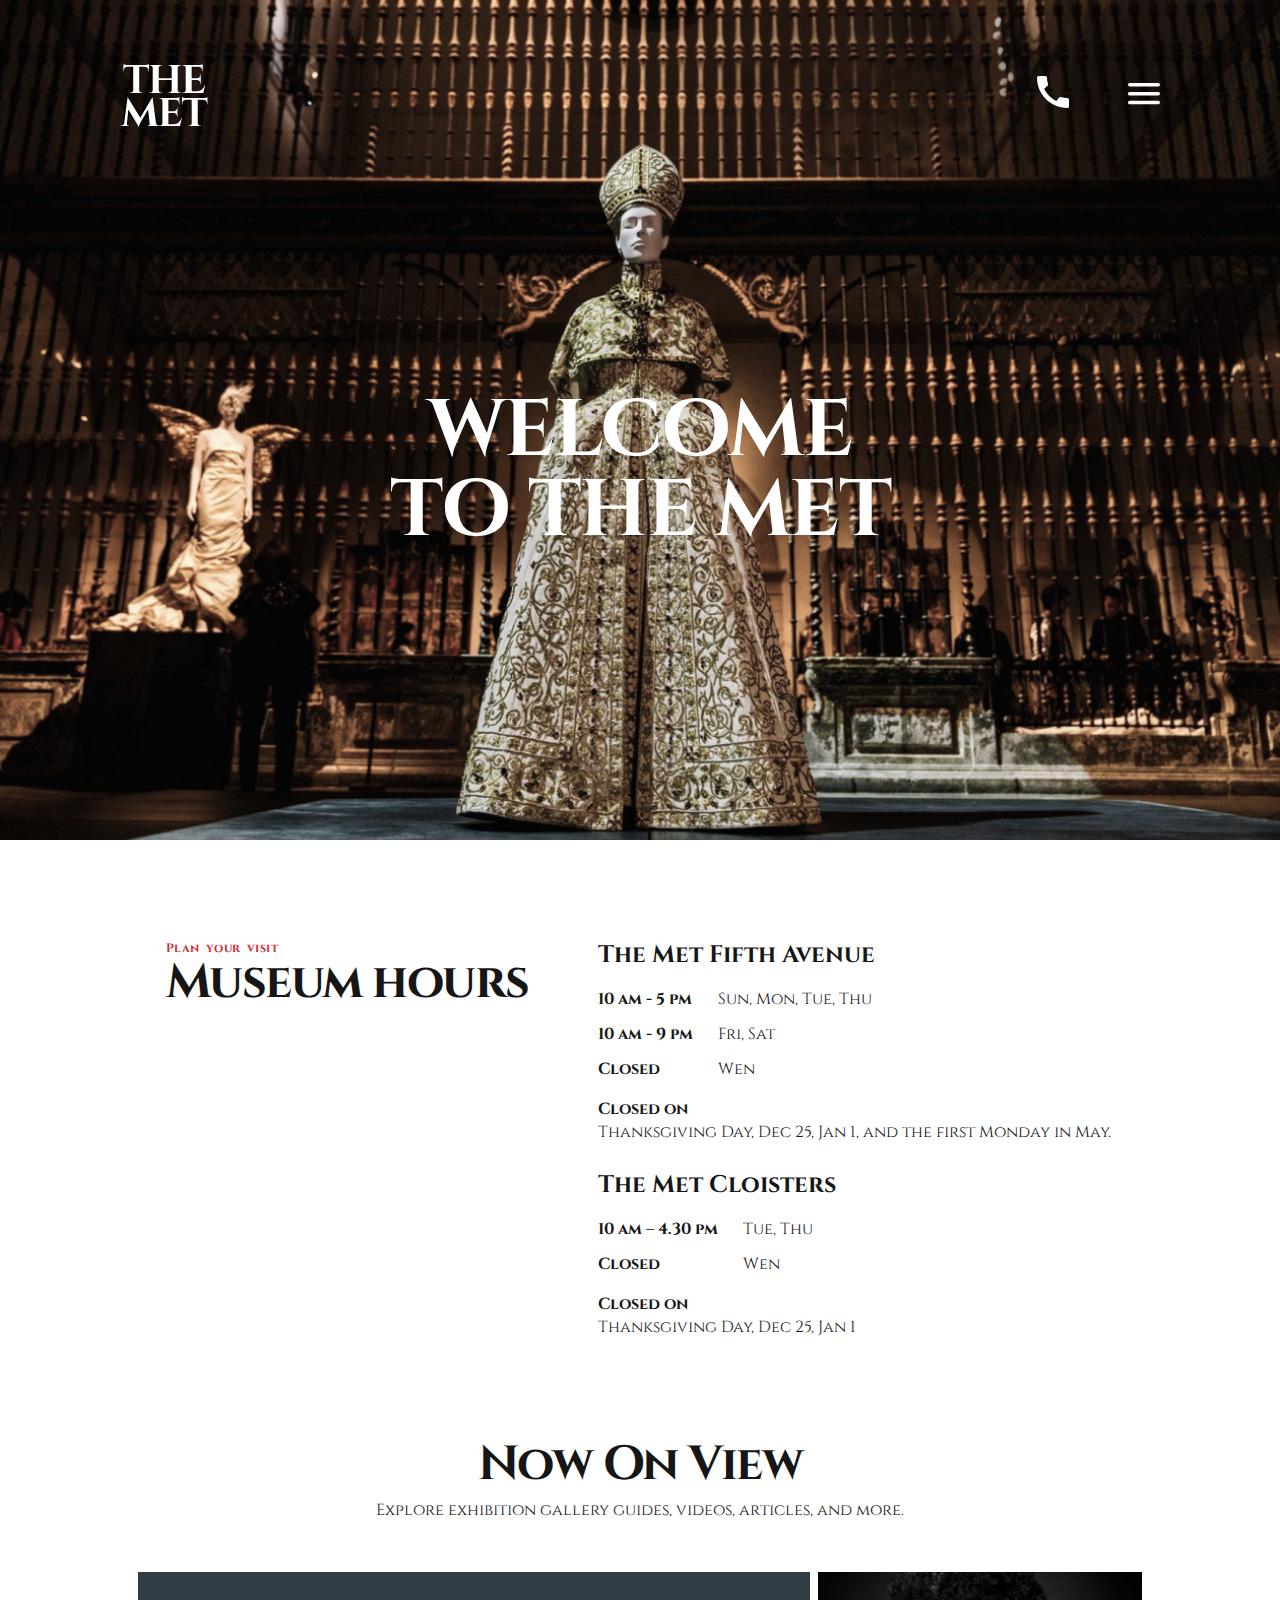
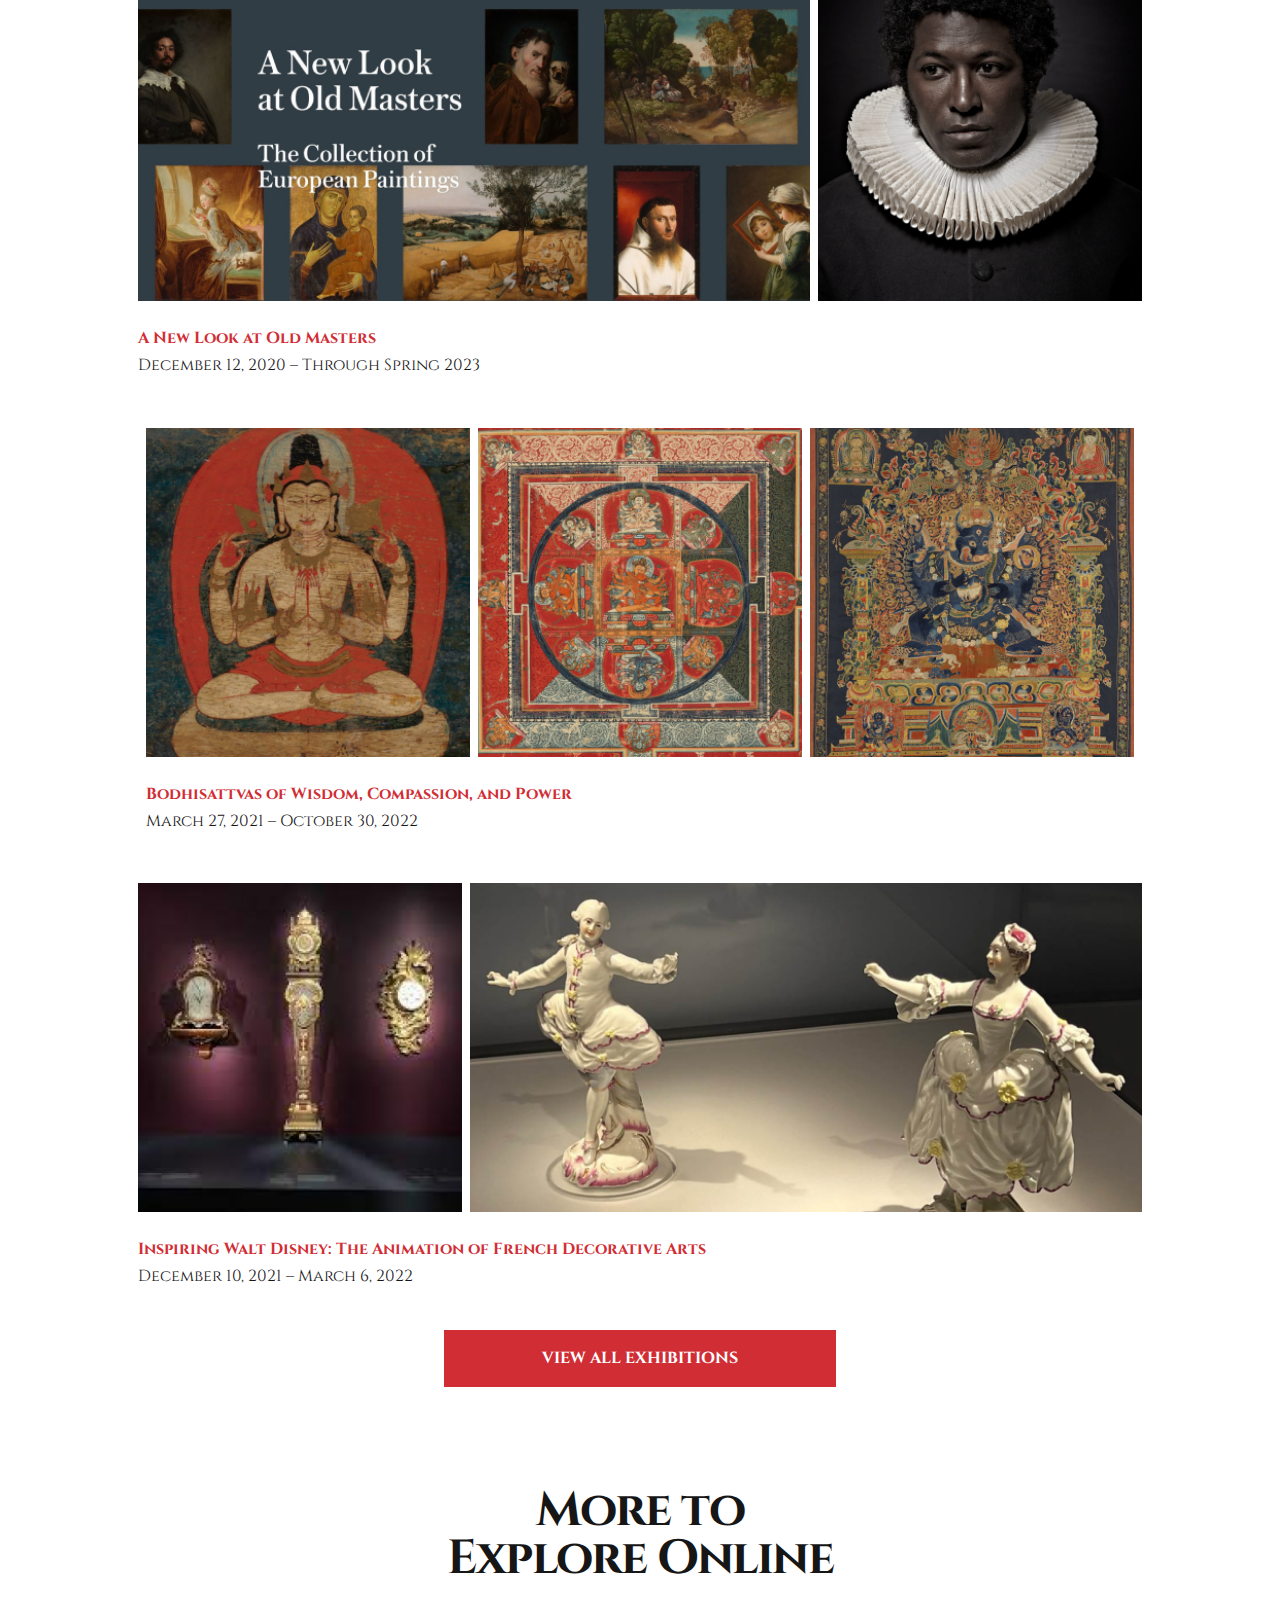
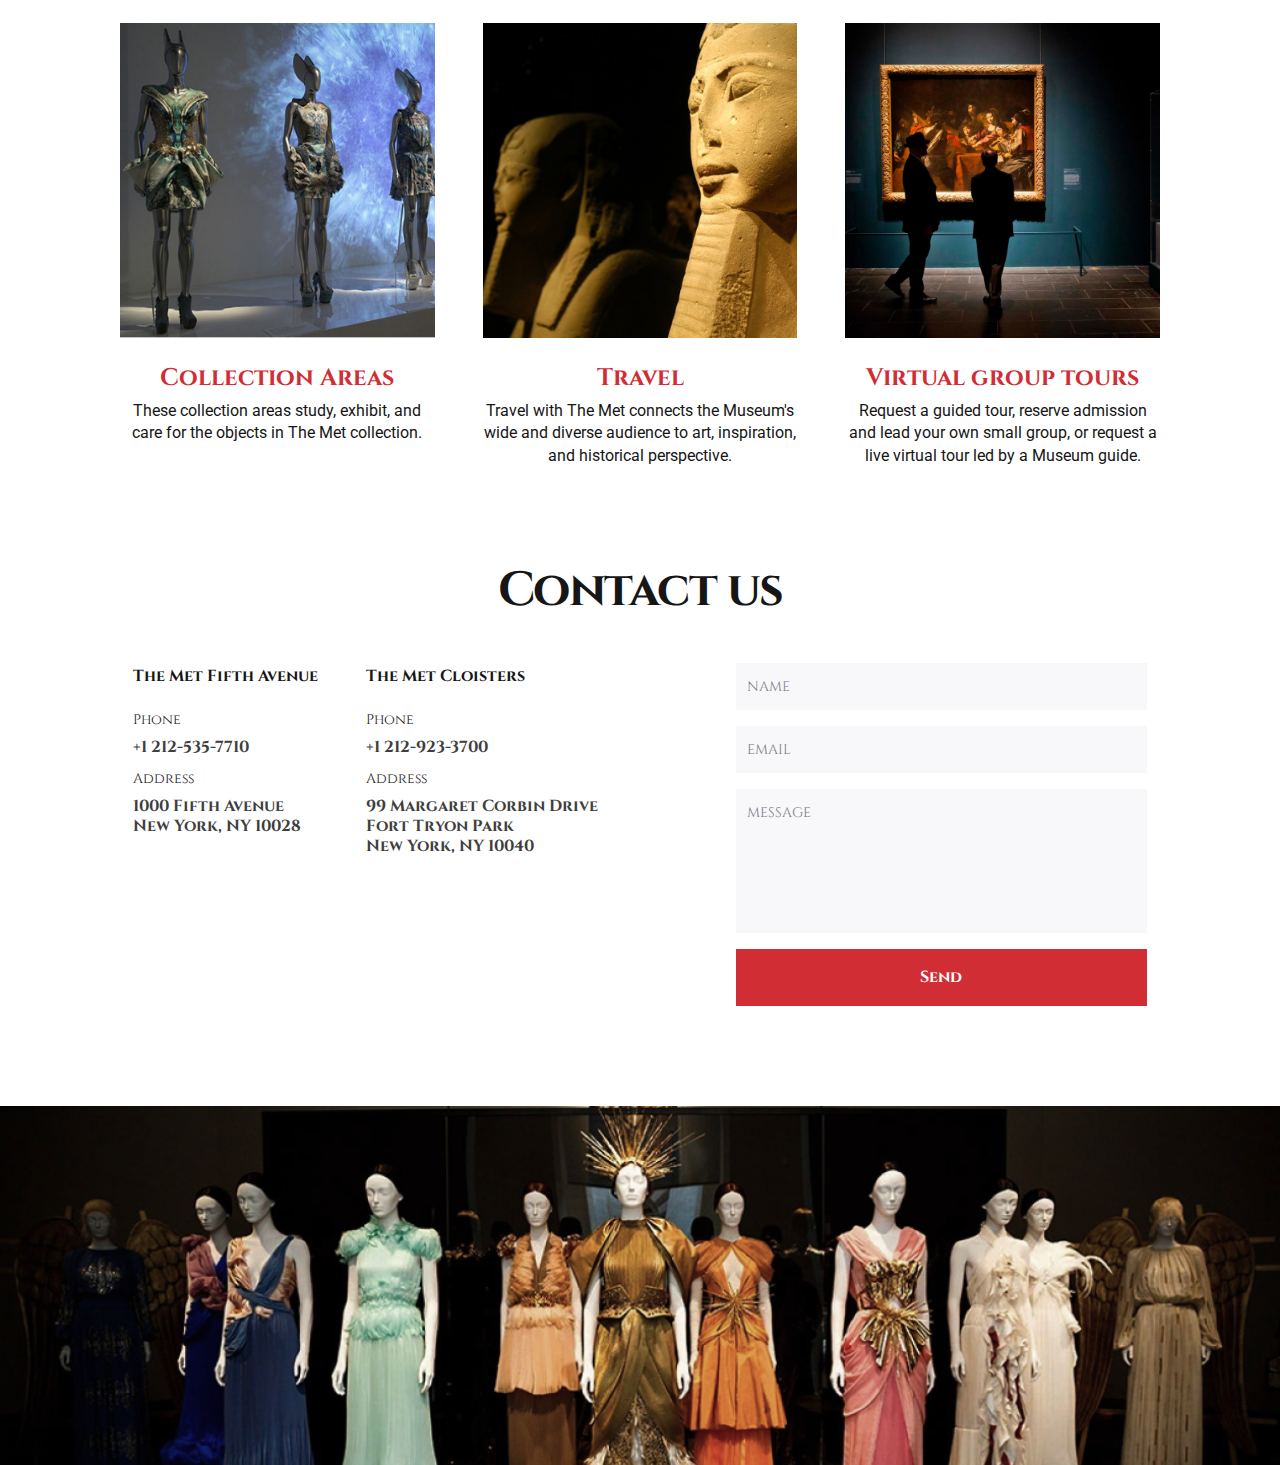
<file: index.html>
<!DOCTYPE html><html lang="en" class="page"><head><meta charset="utf-8"><meta name="viewport" content="width=device-width, initial-scale=1.0"><link rel="icon shortcut" href="favicon.34dfb475.ico"><title>THE MET</title><link rel="preconnect" href="https://fonts.googleapis.com"><link rel="preconnect" href="https://fonts.gstatic.com"><link href="https://fonts.googleapis.com/css2?family=Cinzel:wght@400;700&display=swap" rel="stylesheet"><link rel="preconnect" href="https://fonts.googleapis.com"><link rel="preconnect" href="https://fonts.gstatic.com"><link href="https://fonts.googleapis.com/css2?family=Roboto&display=swap" rel="stylesheet"><link rel="stylesheet" href="index.6213360b.css"><script src="index.54dd6b38.js" defer></script></head><body class="page__body"> <div class="page__wrapper"> <header class="header"> <div class="header__container"> <div class="header__content"> <div class="top-bar"> <a href="#" class="top-bar__logo"> <img class="top-bar__link" src="logo.0cb72b98.svg" alt="The met"> </a> <div class="top-bar__icon"> <a class="icon icon--phone"></a> <div class="popup top-bar__popup"> <p class="popup__address">The Met Fifth Avenue</p> <a href="tel:+12125357710" class="popup__phone"> +1 212-535-7710 </a> <p class="popup__address popup__address--gap"> The Met Cloisters </p> <a href="tel:+12129233700" class="popup__phone"> +1 212-923-3700 </a> </div> <a class="icon icon--menu" href="#menu" id="show"></a> </div> </div> <div class="header__bottom"> <h1 class="header__title"> Welcome <br> to The MET </h1> </div> </div> </div> </header> <aside class="menu page__menu" id="menu"> <div class="menu__content"> <div class="menu__top top-bar"> <a href="#" class="top-bar__logo"> <img class="logo" src="logo.0cb72b98.svg" alt="The met"> </a> <div class="menu__icon"> <a href="#" class="icon icon--close" id="close"></a> </div> </div> <div class="menu__bottom"> <nav class="menu__nav nav"> <ul class="nav__list"> <li class="nav__item"> <a class="nav__link" href="#"> Home </a> </li> <li class="nav__item"> <a class="nav__link" href="#about-us"> About Us </a> </li> <li class="nav__item"> <a class="nav__link" href="#now-on-view"> Now on view </a> </li> <li class="nav__item"> <a class="nav__link" href="#explore-online"> Explore Online </a> </li> <li class="nav__item"> <a class="nav__link" href="#contacts"> Contacts </a> </li> </ul> </nav> <a class="menu__phone-text" href="#contacts"> The Met Fifth Avenue </a> <a class="menu__phone-number" href="tel:12125357710"> +1 212-535-7710 </a> <a class="menu__phone-text" href="#contacts"> The Met Cloisters </a> <a class="menu__phone-number phone-number-cloisters" href="tel:12129233700"> +1 212-923-3700 </a> <div class="menu__call-to-order"> <a class="menu__call-to-order__link" href="#contacts"> call to order </a> </div> </div> </div> </aside> <main class="main page__main"> <section class="about-us" id="about-us"> <div class="main__container"> <div class="main__content"> <div class="main__title"> <p class="main__title-text--red">Plan your visit</p> <h2 class="main__title-text main__title-text--align--left"> Museum hours </h2> </div> <div class="main__block"> <div class="main__text text"> <div class="text__title"> <h3 class="text__title-fifth">The Met Fifth Avenue</h3> </div> <div class="main__blocks"> <div class="main__time"> <p>10 am - 5 pm</p> <p>10 am - 9 pm</p> <p>Closed</p> </div> <div class="main__day"> <p>Sun, Mon, Tue, Thu</p> <p>Fri, Sat</p> <p>Wen</p> </div> </div> <div class="main__holidays"> <div class="main__holidays-text"> <p>Closed on</p> </div> <div class="main__holidays-text--small"> <p> Thanksgiving Day, Dec 25, Jan 1, and the first Monday in May. </p> </div> </div> </div> <div class="main__text text"> <div class="text__title"> <h3 class="text__title-cloisters">The Met Cloisters</h3> </div> <div class="main__blocks"> <div class="main__time"> <p>10 am – 4.30 pm</p> <p>Closed</p> </div> <div class="main__day"> <p>Tue, Thu</p> <p>Wen</p> </div> </div> <div class="main__holidays"> <div class="main__holidays-text"> <p>Closed on</p> </div> <div class="main__holidays-text--small"> <p>Thanksgiving Day, Dec 25, Jan 1</p> </div> </div> </div> </div> </div> </div> </section> <section class="now-on-view" id="now-on-view"> <div class="main__container"> <div class="main__view-content view-content"> <div class="view-content__header"> <h2 class="view-content__title">Now On View</h2> <p class="view-content__title-text"> Explore exhibition gallery guides, videos, articles, and more. </p> </div> <div class="view-content__blocks"> <div class="view-content__photos"> <div class="view-content__item"> <div class="view-content__link"> <a class="view-content__link-img" href="#"> <img class="view-content__img" src="pictures.28dbdc51.png" alt="pictures"> </a> <a class="view-content__link-img" href="#"> <img class="view-content__img" src="old-master.c0f77cbb.png" alt="black-old-master"> </a> </div> <div class="view-content__item-title"> A New Look at Old Masters </div> <div class="view-content__item-text"> December 12, 2020 – Through Spring 2023 </div> </div> </div> <div class="view-content__photos"> <div class="view-content__item"> <div class="view-content__link"> <a class="view-content__link-img" href="#"> <img class="view-content__img" src="boda.e5be1941.png" alt="boda"> </a> <a class="view-content__link-img" href="#"> <img class="view-content__img" src="red-plate.7f2638a9.png" alt="red-plate"> </a> <a class="view-content__link-img" href="#"> <img class="view-content__img view-content__img--hidden" src="blue-plate.563ec5c4.png" alt="blue-plate"> </a> </div> <div class="view-content__item-title"> Bodhisattvas of Wisdom, Compassion, and Power </div> <div class="view-content__item-text"> March 27, 2021 – October 30, 2022 </div> </div> </div> <div class="view-content__photos"> <div class="view-content__item"> <div class="view-content__link"> <a class="view-content__link-img" href="#"> <img class="view-content__img" src="old-watch.5ce2bc67.png" alt="old-watch"> </a> <a class="view-content__link-img" href="#"> <img class="view-content__img" src="dancing-statues.e794b2f4.png" alt="dancing-statues"> </a> </div> <div class="view-content__item-title"> Inspiring Walt Disney: The Animation of French Decorative Arts </div> <div class="view-content__item-text"> December 10, 2021 – March 6, 2022 </div> </div> </div> </div> <div class="view-content__btn"> <a class="view-content__btn-link" href="#"> View all exhibitions </a> </div> </div> </div> </section> <section class="explore-online" id="explore-online"> <div class="main__container"> <div class="explore-content main__explore-content"> <h2 class="explore-content__title">More to Explore Online</h2> </div> <div class="explore-content__blocks"> <div class="explore-content__block"> <div class="explore-content__link"> <a class="explore-content__link-img" href="#"> <img class="explore-content__img" src="aliens.85caab12.jpg" alt="pictures"> </a> </div> <div class="explore-content__item"> <div class="explore-content__item-title"> Collection Areas </div> <div class="explore-content__item-text"> These collection areas study, exhibit, and care for the objects in The Met collection. </div> </div> </div> <div class="explore-content__block"> <div class="explore-content__link"> <a class="explore-content__link-img" href="#"> <img class="explore-content__img" src="egypt.5e51848f.jpg" alt="pictures"> </a> </div> <div class="explore-content__item"> <div class="explore-content__item-title">Travel</div> <div class="explore-content__item-text"> Travel with The Met connects the Museum's wide and diverse audience to art, inspiration, and historical perspective. </div> </div> </div> <div class="explore-content__block"> <div class="explore-content__link"> <a class="explore-content__link-img" href="#"> <img class="explore-content__img" src="gallery.1ca558a7.jpg" alt="pictures"> </a> </div> <div class="explore-content__item"> <div class="explore-content__item-title"> Virtual group tours </div> <div class="explore-content__item-text"> Request a guided tour, reserve admission and lead your own small group, or request a live virtual tour led by a Museum guide. </div> </div> </div> </div> </div> </section> <section class="contacts main__contacts" id="contacts"> <div class="contacts__container"> <div class="contacts__title"> <h2 class="contacts__title-text">Contact us</h2> </div> <div class="contacts__content"> <div class="contacts__block"> <div class="contacts__text"> <h3 class="contacts__text-title">The Met Fifth Avenue</h3> <div class="contacts__text-block"> <p class="contacts__text--small">Phone</p> <a href="tel:+12125357710" class="contacts__text-link"> +1 212-535-7710 </a> </div> <div class="contacts__text-block"> <p class="contacts__text--small">Address</p> <a href="https://goo.gl/maps/49ued9rV3dbsQWwq6" target="_blank" class="contacts__text-link"> 1000 Fifth Avenue <br> New York, NY 10028 </a> </div> </div> <div class="contacts__text"> <h3 class="contacts__text-title">The Met Cloisters</h3> <div class="contacts__text-block"> <p class="contacts__text--small">Phone</p> <a href="tel:+12125357710" class="contacts__text-link"> +1 212-923-3700 </a> </div> <div class="contacts__text-block"> <p class="contacts__text--small">Address</p> <a href="https://goo.gl/maps/sMuWkVdSuzSdsAbn9" class="contacts__text-link" target="_blank"> 99 Margaret Corbin Drive <br> Fort Tryon Park <br> New York, NY 10040 </a> </div> </div> </div> <form id="myForm" class="contacts__form form"> <div class="form__item"> <label for="i-1" class="form__label"></label> <input required id="i-1" type="text" class="form__input" placeholder="Name" name="name"> </div> <div class="form__item"> <label for="i-2" class="form__label"></label> <input required id="i-2" type="email" class="form__input" placeholder="Email" name="email"> </div> <div class="form__item"> <label for="i-3" class="form__label"></label> <textarea id="i-3" class="form__input form__input-textarea" placeholder="Message" name="message"></textarea> </div> <div class="form__item"> <button type="submit" class="button form__button"> Send </button> </div> </form> </div> </div> </section> </main> <footer class="footer"></footer> </div> </body></html>
</file>
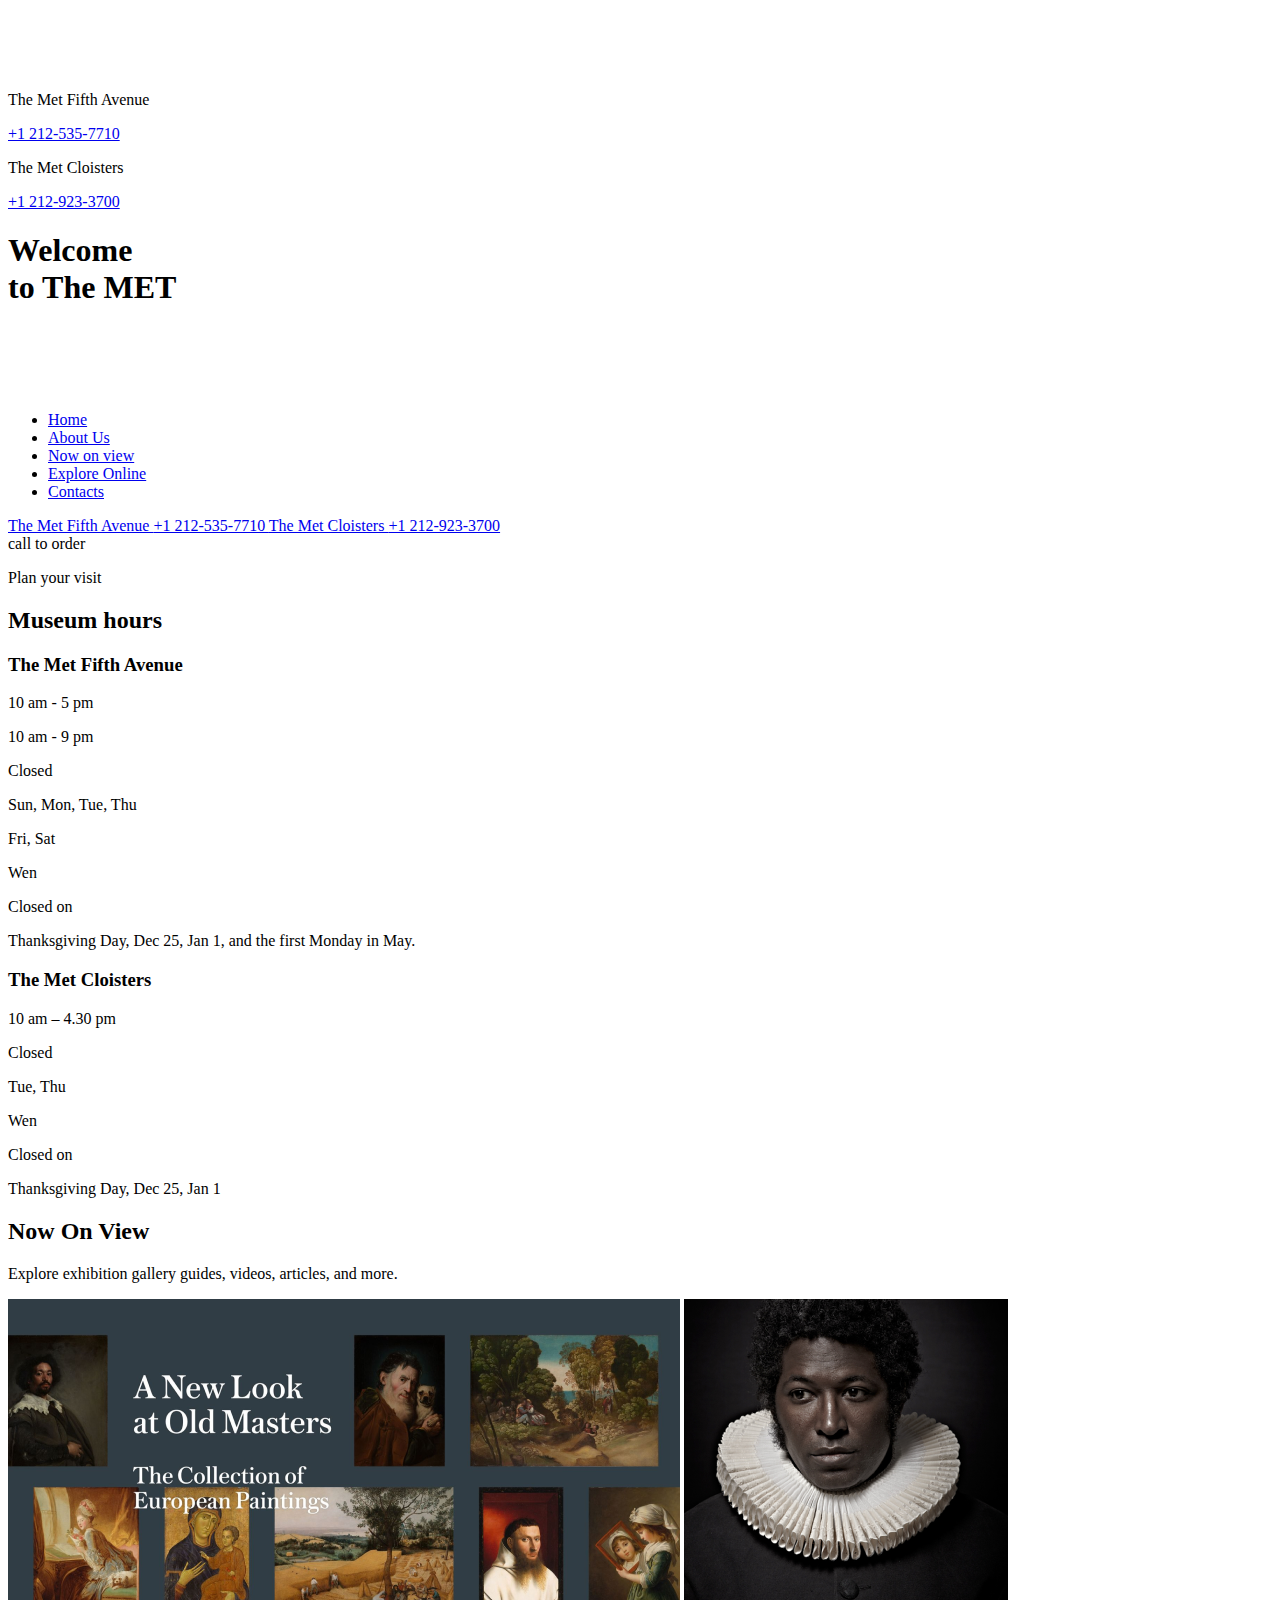
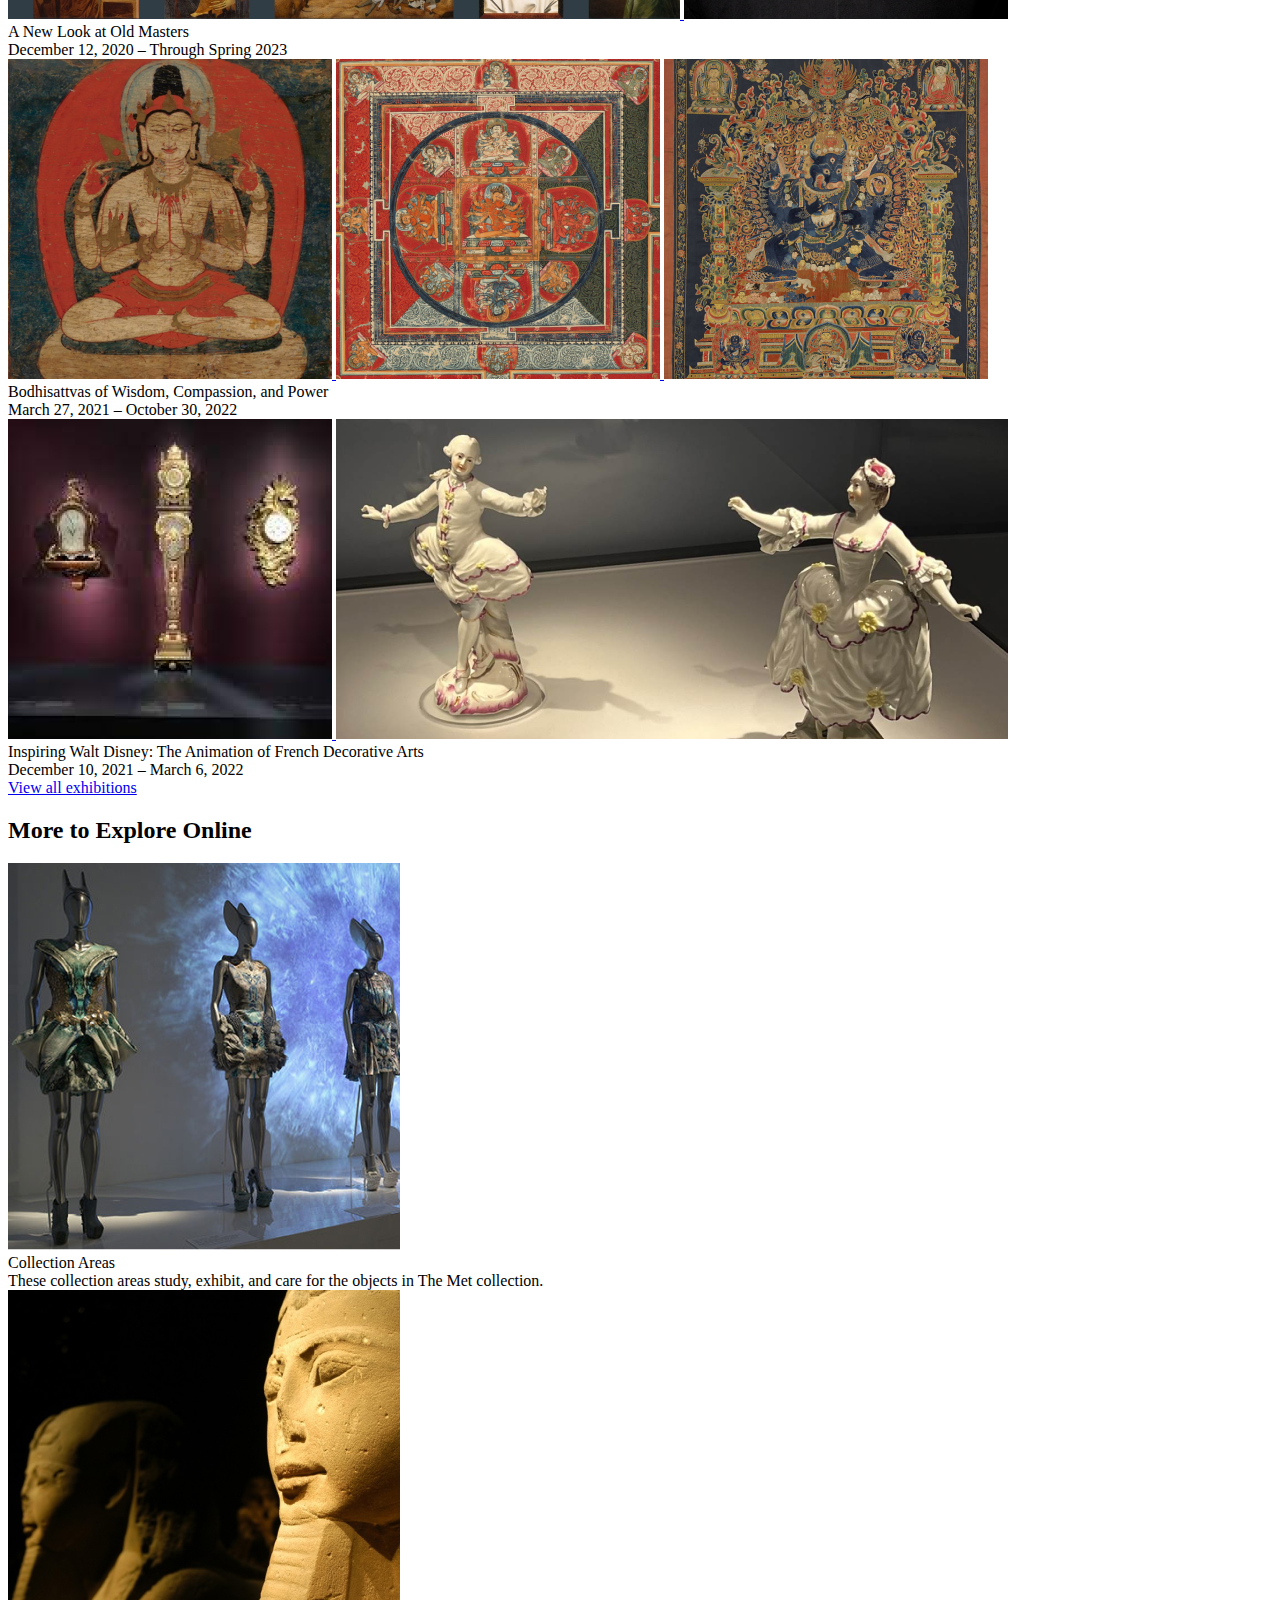
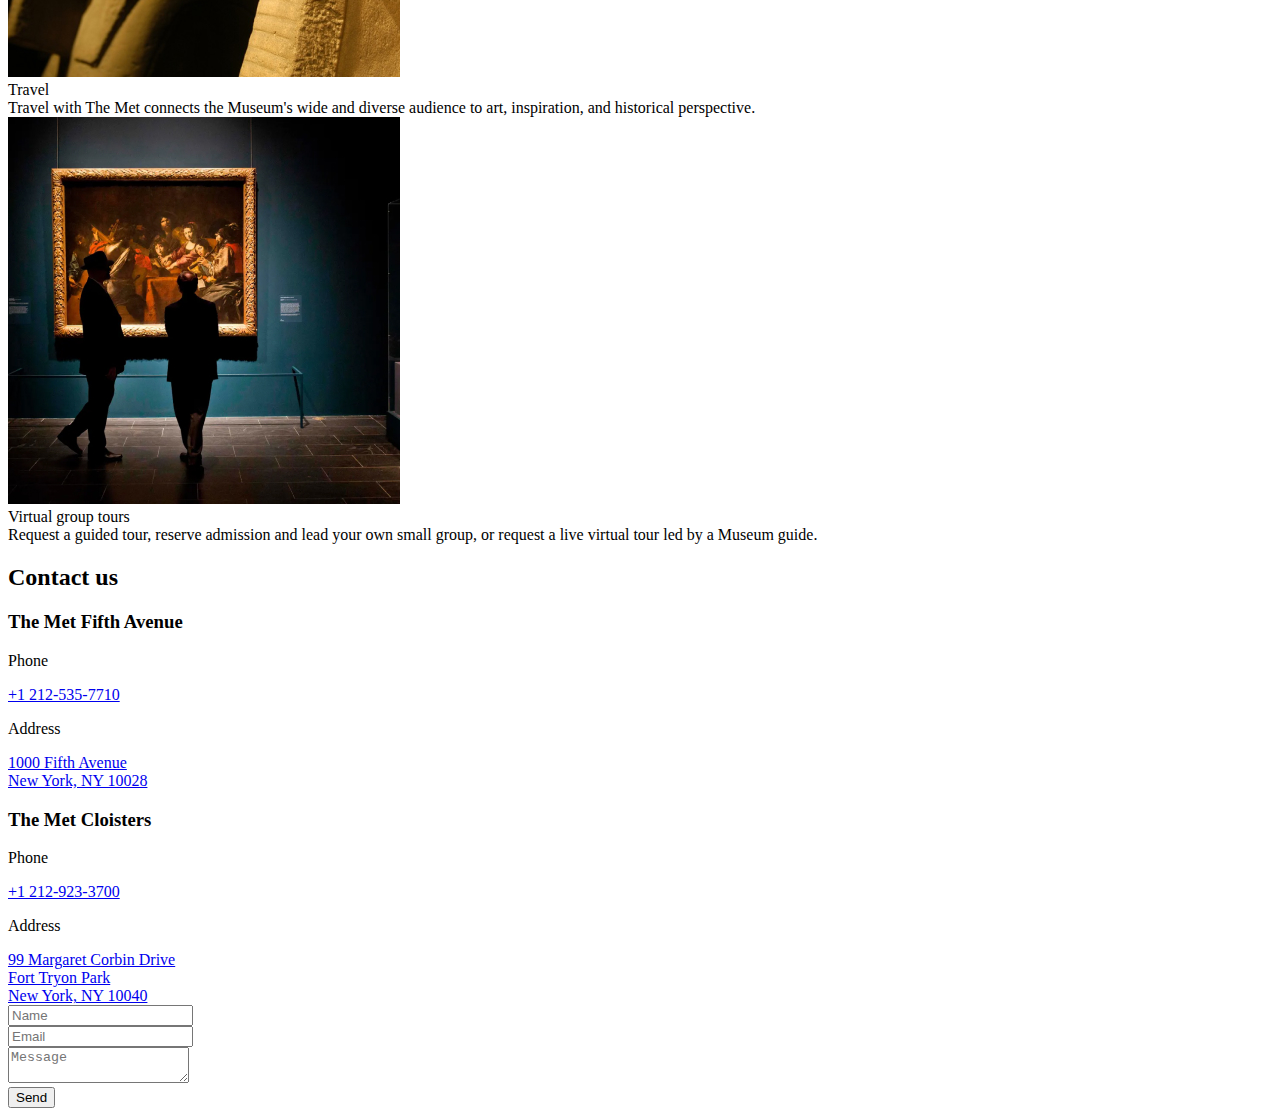
<file: src/index.html>
<!DOCTYPE html>
<html lang="en" class="page">
  <head>
    <meta charset="UTF-8" />
    <meta name="viewport" content="width=device-width, initial-scale=1.0" />
    <link rel="shortcut icon" href="favicon.ico" />
    <title>THE MET</title>
    <link rel="preconnect" href="https://fonts.googleapis.com" />
    <link rel="preconnect" href="https://fonts.gstatic.com" />
    <link
      href="https://fonts.googleapis.com/css2?family=Cinzel:wght@400;700&display=swap"
      rel="stylesheet"
    />
    <link rel="preconnect" href="https://fonts.googleapis.com" />
    <link rel="preconnect" href="https://fonts.gstatic.com" />
    <link
      href="https://fonts.googleapis.com/css2?family=Roboto&display=swap"
      rel="stylesheet"
    />
    <link rel="stylesheet" href="./styles/style.scss" />
    <script src="scripts/main.js" defer></script>
  </head>

  <body class="page__body">
    <div class="page__wrapper">
      <header class="header">
        <div class="header__container">
          <div class="header__content">
            <div class="top-bar">
              <a href="#" class="top-bar__logo">
                <img src="icons/logo.svg" alt="The met" />
              </a>

              <div class="top-bar__icon">
                <a class="icon icon--phone"></a>

                <div class="top-bar__popup popup">
                  <p class="popup__address">The Met Fifth Avenue</p>
                  <a href="tel:+12125357710" class="popup__phone">
                    +1 212-535-7710
                  </a>

                  <p class="popup__address popup__address--gap">
                    The Met Cloisters
                  </p>
                  <a href="tel:+12129233700" class="popup__phone">
                    +1 212-923-3700
                  </a>
                </div>

                <a class="icon icon--menu" href="#menu" id="show"> </a>
              </div>
            </div>

            <div class="header__bottom">
              <h1 class="header__title">
                Welcome
                <br />
                to The MET
              </h1>
            </div>
          </div>
        </div>
      </header>

      <aside class="page__menu menu" id="menu">
        <div class="menu__content">
          <div class="top-bar menu__top">
            <a href="#" class="top-bar__logo">
              <img class="logo" src="icons/logo.svg" alt="The met" />
            </a>
            <div class="menu__icon">
              <a href="#" class="icon icon--close" id="close"></a>
            </div>
          </div>

          <div class="menu__bottom">
            <nav class="nav menu__nav">
              <ul class="nav__list">
                <li class="nav__item">
                  <a class="nav__link" href="#"> Home </a>
                </li>
                <li class="nav__item">
                  <a class="nav__link" href="#about-us"> About Us </a>
                </li>
                <li class="nav__item">
                  <a class="nav__link" href="#now-on-view"> Now on view </a>
                </li>
                <li class="nav__item">
                  <a class="nav__link" href="#explore-online">
                    Explore Online
                  </a>
                </li>
                <li class="nav__item">
                  <a class="nav__link" href="#contacts"> Contacts </a>
                </li>
              </ul>
            </nav>
            <a class="menu__phone-text" href="#contacts">
              The Met Fifth Avenue
            </a>
            <a class="menu__phone-number" href="tel:12125357710">
              +1 212-535-7710
            </a>
            <a class="menu__phone-text" href="#contacts"> The Met Cloisters </a>
            <a
              class="menu__phone-number phone-number-cloisters"
              href="tel:12129233700"
            >
              +1 212-923-3700
            </a>
            <div class="menu__call-to-order">call to order</div>
          </div>
        </div>
      </aside>

      <main class="page__main main">
        <section class="about-us" id="about-us">
          <div class="main__container">
            <div class="main__content">
              <div class="main__title">
                <p class="main__title-text--red">Plan your visit</p>
                <h2 class="main__title-text main__title-text--align--left">
                  Museum hours
                </h2>
              </div>

              <div class="main__block">
                <div class="main__text text">
                  <div class="text__title">
                    <h3 class="text__title-fifth">The Met Fifth Avenue</h3>
                  </div>
                  <div class="main__blocks">
                    <div class="main__time">
                      <p>10 am - 5 pm</p>
                      <p>10 am - 9 pm</p>
                      <p>Closed</p>
                    </div>
                    <div class="main__day">
                      <p>Sun, Mon, Tue, Thu</p>
                      <p>Fri, Sat</p>
                      <p>Wen</p>
                    </div>
                  </div>
                  <div class="main__holidays">
                    <div class="main__holidays-text">
                      <p>Closed on</p>
                    </div>
                    <div class="main__holidays-text--small">
                      <p>
                        Thanksgiving Day, Dec 25, Jan 1, and the first Monday in
                        May.
                      </p>
                    </div>
                  </div>
                </div>

                <div class="main__text text">
                  <div class="text__title">
                    <h3 class="text__title-cloisters">The Met Cloisters</h3>
                  </div>
                  <div class="main__blocks">
                    <div class="main__time">
                      <p>10 am – 4.30 pm</p>
                      <p>Closed</p>
                    </div>
                    <div class="main__day">
                      <p>Tue, Thu</p>
                      <p>Wen</p>
                    </div>
                  </div>
                  <div class="main__holidays">
                    <div class="main__holidays-text">
                      <p>Closed on</p>
                    </div>
                    <div class="main__holidays-text--small">
                      <p>Thanksgiving Day, Dec 25, Jan 1</p>
                    </div>
                  </div>
                </div>
              </div>
            </div>
          </div>
        </section>

        <section class="now-on-view" id="now-on-view">
          <div class="main__container">
            <div class="main__view-content view-content">
              <div class="view-content__header">
                <h2 class="view-content__title">Now On View</h2>
                <p class="view-content__title-text">
                  Explore exhibition gallery guides, videos, articles, and more.
                </p>
              </div>

              <div class="view-content__blocks">
                <div class="view-content__photos">
                  <div class="view-content__item">
                    <div class="view-content__link">
                      <a class="view-content__link-img" href="#">
                        <img
                          class="view-content__img"
                          src="./images/view-content/pictures.png"
                          alt="pictures"
                        />
                      </a>

                      <a class="view-content__link-img" href="#">
                        <img
                          class="view-content__img"
                          src="./images/view-content/old-master.png"
                          alt="black-old-master"
                        />
                      </a>
                    </div>

                    <div class="view-content__item-title">
                      A New Look at Old Masters
                    </div>
                    <div class="view-content__item-text">
                      December 12, 2020 – Through Spring 2023
                    </div>
                  </div>
                </div>

                <div class="view-content__photos">
                  <div class="view-content__item">
                    <div class="view-content__link">
                      <a class="view-content__link-img" href="#">
                        <img
                          class="view-content__img"
                          src="./images/view-content/boda.png"
                          alt="boda"
                        />
                      </a>
                      <a class="view-content__link-img" href="#">
                        <img
                          class="view-content__img"
                          src="./images/view-content/red-plate.png"
                          alt="red-plate"
                        />
                      </a>
                      <a class="view-content__link-img" href="#">
                        <img
                          class="view-content__img view-content__img--hidden"
                          src="./images/view-content/blue-plate.png"
                          alt="blue-plate"
                        />
                      </a>
                    </div>

                    <div class="view-content__item-title">
                      Bodhisattvas of Wisdom, Compassion, and Power
                    </div>
                    <div class="view-content__item-text">
                      March 27, 2021 – October 30, 2022
                    </div>
                  </div>
                </div>

                <div class="view-content__photos">
                  <div class="view-content__item">
                    <div class="view-content__link">
                      <a class="view-content__link-img" href="#">
                        <img
                          class="view-content__img"
                          src="./images/view-content/old-watch.png"
                          alt="old-watch"
                        />
                      </a>
                      <a class="view-content__link-img" href="#">
                        <img
                          class="view-content__img"
                          src="./images/view-content/dancing-statues.png"
                          alt="dancing-statues"
                        />
                      </a>
                    </div>

                    <div class="view-content__item-title">
                      Inspiring Walt Disney: The Animation of French Decorative
                      Arts
                    </div>
                    <div class="view-content__item-text">
                      December 10, 2021 – March 6, 2022
                    </div>
                  </div>
                </div>
              </div>

              <div class="view-content__btn">
                <a class="view-content__btn-link" href="#">
                  View all exhibitions
                </a>
              </div>
            </div>
          </div>
        </section>

        <section class="explore-online" id="explore-online">
          <div class="main__container">
            <div class="main__explore-content explore-content">
              <h2 class="explore-content__title">More to Explore Online</h2>
            </div>

            <div class="explore-content__blocks">
              <div class="explore-content__block">
                <div class="explore-content__link">
                  <a class="explore-content__link-img" href="#">
                    <img
                      class="explore-content__img"
                      src="./images/Explore Online/aliens.jpg"
                      alt="pictures"
                    />
                  </a>
                </div>
                <div class="explore-content__item">
                  <div class="explore-content__item-title">
                    Collection Areas
                  </div>
                  <div class="explore-content__item-text">
                    These collection areas study, exhibit, and care for the
                    objects in The Met collection.
                  </div>
                </div>
              </div>
              <div class="explore-content__block">
                <div class="explore-content__link">
                  <a class="explore-content__link-img" href="#">
                    <img
                      class="explore-content__img"
                      src="./images/Explore Online/egypt.jpg"
                      alt="pictures"
                    />
                  </a>
                </div>
                <div class="explore-content__item">
                  <div class="explore-content__item-title">Travel</div>
                  <div class="explore-content__item-text">
                    Travel with The Met connects the Museum's wide and diverse
                    audience to art, inspiration, and historical perspective.
                  </div>
                </div>
              </div>
              <div class="explore-content__block">
                <div class="explore-content__link">
                  <a class="explore-content__link-img" href="#">
                    <img
                      class="explore-content__img"
                      src="./images/Explore Online/gallery.jpg"
                      alt="pictures"
                    />
                  </a>
                </div>
                <div class="explore-content__item">
                  <div class="explore-content__item-title">
                    Virtual group tours
                  </div>
                  <div class="explore-content__item-text">
                    Request a guided tour, reserve admission and lead your own
                    small group, or request a live virtual tour led by a Museum
                    guide.
                  </div>
                </div>
              </div>
            </div>
          </div>
        </section>

        <section class="main__contacts contacts" id="contacts">
          <div class="contacts__container">
            <div class="contacts__title">
              <h2 class="contacts__title-text">Contact us</h2>
            </div>

            <div class="contacts__content">
              <div class="contacts__block">
                <div class="contacts__text">
                  <h3 class="contacts__text-title">The Met Fifth Avenue</h3>
                  <div class="contacts__text-block">
                    <p class="contacts__text--small">Phone</p>
                    <a href="tel:+12125357710" class="contacts__text-link">
                      +1 212-535-7710
                    </a>
                  </div>
                  <div class="contacts__text-block">
                    <p class="contacts__text--small">Address</p>
                    <a
                      href="https://goo.gl/maps/49ued9rV3dbsQWwq6"
                      target="_blank"
                      class="contacts__text-link"
                    >
                      1000 Fifth Avenue
                      <br />
                      New York, NY 10028
                    </a>
                  </div>
                </div>
                <div class="contacts__text">
                  <h3 class="contacts__text-title">The Met Cloisters</h3>
                  <div class="contacts__text-block">
                    <p class="contacts__text--small">Phone</p>
                    <a href="tel:+12125357710" class="contacts__text-link">
                      +1 212-923-3700
                    </a>
                  </div>
                  <div class="contacts__text-block">
                    <p class="contacts__text--small">Address</p>
                    <a
                      href="https://goo.gl/maps/sMuWkVdSuzSdsAbn9"
                      class="contacts__text-link"
                      target="_blank"
                    >
                      99 Margaret Corbin Drive
                      <br />
                      Fort Tryon Park
                      <br />
                      New York, NY 10040
                    </a>
                  </div>
                </div>
              </div>
              <form id="myForm" class="contacts__form form">
                <div class="form__item">
                  <label for="i-1" class="form__label"></label>
                  <input
                    required
                    id="i-1"
                    type="text"
                    class="form__input"
                    placeholder="Name"
                    name="name"
                  />
                </div>
                <div class="form__item">
                  <label for="i-2" class="form__label"></label>
                  <input
                    required
                    id="i-2"
                    type="email"
                    class="form__input"
                    placeholder="Email"
                    name="email"
                  />
                </div>
                <div class="form__item">
                  <label for="i-3" class="form__label"></label>
                  <textarea
                    id="i-3"
                    class="form__input form__input-textarea"
                    placeholder="Message"
                    name="message"
                  ></textarea>
                </div>
                <div class="form__item">
                  <button type="submit" class="form__button button">
                    Send
                  </button>
                </div>
              </form>
            </div>
          </div>
        </section>
      </main>

      <footer class="footer"></footer>
    </div>
  </body>
</html>
</file>
<file: index.6213360b.css>
*{border:none;margin:0;padding:0}*,:before,:after{box-sizing:border-box}a{color:inherit;text-decoration:none}html{scroll-behavior:smooth}main{display:block}h1,h2,h3{margin:0;font-size:1em}input,label,textarea{font-weight:inherit;font-size:inherit;color:inherit;outline:none;font-family:inherit;display:block}button{cursor:pointer;font-family:inherit;font-size:inherit;font-weight:inherit;background-color:inherit}body.hide{overflow:hidden}svg path{fill:inherit;stroke:inherit;stroke-width:inherit}.page{font-family:Cinzel,serif}.page__body{color:#161616;background-color:#fff;font-size:16px;font-weight:700;line-height:125%}.page__menu{opacity:0;pointer-events:none;transition:all .3s;position:fixed;top:0;left:0;right:0;transform:translate(-100%)}.page__menu:target{opacity:1;pointer-events:all;transform:translate(0)}.header{background-image:url(title--mob.e7060433.png);background-position:50%;background-size:cover;max-height:840px;margin-bottom:100px}.header__bottom{margin-top:200px;transition:transform .3s}.header__bottom:hover{transform:scale(1.2)}.header__content{-ms-flex-direction:column;flex-direction:column;height:100vh;margin-bottom:100px;display:-ms-flexbox;display:flex}.header__title{text-transform:uppercase;color:#fff;text-align:center;letter-spacing:-1.5px;font-size:40px;line-height:1}@media (min-width:576px){.header__title{font-size:64px}}@media (min-width:1024px){.header__title{font-size:80px}}.icon{cursor:pointer;background-size:cover;width:24px;height:24px;transition:transform .3s;display:block}.icon:hover{transform:scale(1.2)}@media (min-width:576px){.icon{width:32px;height:32px}}.icon--phone{background-image:url(icon-phone.bc713610.svg)}.icon--menu{background-image:url(icon-menu.5a6b3929.svg);margin-top:7px}.icon--menu:hover{background-image:url(icon-menu-close.e465a319.svg)}.icon--close{background-image:url(icon-close.2d103320.svg)}.menu{box-sizing:border-box;text-transform:uppercase;color:#fff;background-color:#d12d35;height:100%}.menu__top{margin-bottom:40px}.menu__nav{margin-bottom:32px}.menu__content{padding-left:20px;padding-right:20px}@media (min-width:576px){.menu__content{padding-left:72px;padding-right:72px}}@media (min-width:1024px){.menu__content{padding-left:120px;padding-right:120px}}.menu__phone-text{margin-bottom:4px;display:block}.menu__phone-text:hover{color:transparent;background-image:linear-gradient(90deg,#493e50 0%,#edc8c8 50%,#fccc45 100%);background-position:0 0;background-size:300px 300px;-webkit-background-clip:text;background-clip:text;animation:2s linear infinite bp}@keyframes bp{0%{background-position-x:0}to{background-position-x:300px}}.menu__phone-number{margin-bottom:8px;display:block}.menu__phone-number:hover{color:transparent;background-image:linear-gradient(90deg,#493e50 0%,#edc8c8 50%,#fccc45 100%);background-position:0 0;background-size:300px 300px;-webkit-background-clip:text;background-clip:text;animation:2s linear infinite bp}.menu__call-to-order{letter-spacing:2px;width:-moz-fit-content;width:fit-content;padding-bottom:7px;font-size:12px;line-height:16px}.menu__call-to-order:after{content:"";transform-origin:0;background-color:#fff;width:100%;height:1px;transition:transform .3s;display:block;bottom:8px;transform:scale(0)}.menu__call-to-order:hover:after{transform:scale(1)}.phone-number-cloisters{margin-bottom:16px}.nav__list{-ms-flex-direction:column;flex-direction:column;gap:32px;margin:0;padding:0;list-style:none;display:-ms-flexbox;display:flex}.nav__link{color:inherit;letter-spacing:2px;font-size:22px;line-height:22px;text-decoration:none;position:relative}.nav__link:after{content:"";transform-origin:0;background-color:#fff;width:100%;height:1px;transition:transform .3s;display:block;position:absolute;bottom:-8px;transform:scale(0)}.nav__link:hover:after{transform:scale(1)}.top-bar{-ms-flex-pack:justify;justify-content:space-between;-ms-flex-align:center;align-items:center;padding-top:25px;padding-bottom:25px;display:-ms-flexbox;display:flex}@media (min-width:576px){.top-bar{padding-top:64px;padding-bottom:64px}}.top-bar__logo{cursor:pointer;transition:transform .3s;display:-ms-flexbox;display:flex}.top-bar__logo:hover{transform:scale(1.2)}.top-bar__link:hover{filter:invert(60%)sepia(80%)saturate(3338%)hue-rotate(334deg)brightness(88%)contrast(102%)}.top-bar__icon{gap:27px;display:-ms-flexbox;display:flex;position:relative}@media (min-width:576px){.top-bar__icon{gap:59px}}.popup{text-align:right;pointer-events:all;width:201px;display:none;position:absolute}.popup__address{color:#fff;text-transform:uppercase;line-height:1.68}.popup__phone{color:#fff;cursor:pointer;line-height:1.68;transition:color .3s}.popup__phone:hover{color:#d12d35}.popup__address--gap{margin-top:8px}.popup--visible{display:block;right:120%;transform:translateY(0%)}@media (min-width:576px){.popup--visible{transform:translateY(-35%)}}@media (max-width:439px){.top-bar__popup{position:absolute;right:65%;transform:translateY(40%)}}@media (min-width:576px){.icon--phone:hover+.popup{display:block;right:120%;transform:translateY(-35%)}}@media (min-width:1024px){.icon--phone:hover+.popup{right:120%;transform:translateY(-35%)}}[class*=__container]{max-width:1060px;margin:0 auto;padding:0 10px}.main__container{margin-bottom:100px}.main__content{-ms-flex-direction:column;flex-direction:column;-ms-flex-line-pack:center;align-content:center;gap:32px;display:-ms-flexbox;display:flex}@media (min-width:576px){.main__content{-ms-flex-direction:row;flex-direction:row;justify-content:space-evenly;gap:24px}}.main__title{letter-spacing:-1.5px;font-size:32px;line-height:100%}.main__title-text--red{color:#d12d35;word-spacing:2px;letter-spacing:.6px;margin-bottom:2px;font-size:12px;line-height:1.4}.main__title-text--align--left{text-align:left;width:100%}@media (min-width:576px){.main__title-text--align--left{font-size:48px;line-height:100%}}.main__block{-ms-flex-direction:column;flex-direction:column;gap:24px;width:100%;max-width:516px;display:-ms-flexbox;display:flex;overflow:auto}.main__text{-ms-flex-direction:column;flex-direction:column;display:-ms-flexbox;display:flex}.main__blocks{column-gap:25px;font-weight:400;line-height:169%;display:-ms-flexbox;display:flex}.main__time{-ms-flex-direction:column;flex-direction:column;row-gap:8px;font-weight:700;display:-ms-flexbox;display:flex}.main__day{-ms-flex-direction:column;flex-direction:column;row-gap:8px;display:-ms-flexbox;display:flex}.main__holidays-text--small{font-weight:400;line-height:169%}.text{gap:16px;display:-ms-flexbox;display:flex}.text__title{font-size:24px;line-height:125%}.view-content__header{text-align:center;-ms-flex-direction:column;flex-direction:column;gap:8px;margin-bottom:48px;display:-ms-flexbox;display:flex}.view-content__title{letter-spacing:-1.5px;font-size:32px;line-height:100%}@media (min-width:1024px){.view-content__title{font-size:48px}}.view-content__title-text{font-weight:400;line-height:169%}.view-content__blocks{-ms-flex-direction:column;flex-direction:column;-ms-flex-align:center;align-items:center;display:-ms-flexbox;display:flex}.view-content__photos{margin-bottom:48px}.view-content__photos:nth-child(3){margin-bottom:40px}.view-content__link{-ms-flex-pack:center;justify-content:center;-ms-flex-align:stretch;align-items:stretch;gap:8px;margin-bottom:24px;display:-ms-flexbox;display:flex}.view-content__link--small{gap:20px}.view-content__img{object-fit:cover;cursor:pointer;width:100%;height:100%;transition:transform .3s}.view-content__img:hover{transform:scale(1.02)}@media (min-width:576px){.view-content__img--hidden{display:none}}@media (min-width:1024px){.view-content__img--hidden{display:block}}.view-content__item{font-weight:400;line-height:169%}.view-content__item-title{color:#d12d35;font-weight:700}.view-content__item-text{color:#161616}.view-content__btn{text-align:center;background-color:#d12d35;max-width:392px;margin:0 auto;padding:15px;transition-duration:.3s}.view-content__btn:hover{cursor:pointer;background-color:#ae1c23}.view-content__btn:active{background-color:#eb343d}.view-content__btn-link{text-transform:uppercase;color:#fff;line-height:1.69}.explore-content{text-align:center;-ms-flex-direction:column;flex-direction:column;-ms-flex-align:center;align-items:center;display:-ms-flexbox;display:flex}@media (min-width:576px){.explore-content{max-width:392px;margin:0 auto}}.explore-content__title{letter-spacing:-1.5px;font-size:32px;line-height:100%}@media (min-width:1024px){.explore-content__title{font-size:48px}}.explore-content__blocks{-ms-flex-direction:column;flex-direction:column;gap:48px;margin-top:40px;display:-ms-flexbox;display:flex}@media (min-width:1024px){.explore-content__blocks{-ms-flex-direction:row;flex-direction:row}}.explore-content__block{text-align:center;-ms-flex-direction:column;flex-direction:column;-ms-flex-align:center;align-items:center;display:-ms-flexbox;display:flex}.explore-content__img{cursor:pointer;width:100%;height:100%;transition:transform .3s}.explore-content__img:hover{transform:scale(1.1)}.explore-content__item{-ms-flex-direction:column;flex-direction:column;gap:4px;max-width:392px;margin-top:24px;display:-ms-flexbox;display:flex}.explore-content__item-title{color:#d12d35;font-size:24px;line-height:1.4}.explore-content__item-text{color:#161616;font-family:Roboto,sans-serif;font-weight:400;line-height:1.4}.contacts__container{margin-bottom:100px}.contacts__content{-ms-flex-direction:column;flex-direction:column;gap:48px;display:-ms-flexbox;display:flex}@media (min-width:576px){.contacts__content{-ms-flex-direction:row;flex-direction:row;-ms-flex-pack:distribute;justify-content:space-around;display:-ms-flexbox;display:flex}}@media (min-width:1024px){.contacts__content{gap:111px}}.contacts__title{text-align:center;margin-bottom:48px}.contacts__title-text{letter-spacing:-1.5px;font-size:32px;line-height:100%}@media (min-width:1024px){.contacts__title-text{font-size:48px}}.contacts__block{-ms-flex-direction:column;flex-direction:column;gap:48px;display:-ms-flexbox;display:flex}@media (min-width:1024px){.contacts__block{-ms-flex-direction:row;flex-direction:row;-ms-flex-pack:distribute;justify-content:space-around}}.contacts__text{-ms-flex-direction:column;flex-direction:column;gap:8px;display:-ms-flexbox;display:flex}.contacts__text-title{margin-bottom:8px;line-height:27px}.contacts__text-block{color:#3e3e3e;-ms-flex-direction:column;flex-direction:column;gap:4px;display:-ms-flexbox;display:flex}.contacts__text-link{transition:all .5s}.contacts__text-link:hover{color:#d12d35}.contacts__text--small{color:#161616;font-size:14px;font-weight:400;line-height:27px}.form{-ms-flex-direction:column;flex-direction:column;gap:16px;max-width:280px;max-height:100%;display:-ms-flexbox;display:flex}@media (min-width:576px){.form{min-width:288px}}@media (min-width:1024px){.form{min-width:411px}}.form__input{color:#161616;text-transform:uppercase;background-color:#f8f8fa;width:100%;height:100%;padding:14px 11px;font-size:14px;font-weight:400;line-height:1.42}.form__input::placeholder{color:#7e7e83}.form__input::placeholder{color:#7e7e83}.form__input:hover{color:#161616;border:1px solid #d5d7de;padding:13px 10px}.form__input:focus{color:#161616;border:1px solid #161616;padding:13px 10px}.form__input-textarea{resize:none;height:144px}.form__button{color:#fff;text-align:center;background-color:#d12d35;width:100%;max-height:100%;padding:15px;line-height:1.69;transition-duration:.3s}.form__button:hover{background-color:#ae1c23;transition-duration:.3s}.form__button:active{background-color:#eb343d}.footer{background-image:url(footer.9debb074.png);background-position:50%;background-repeat:no-repeat;background-size:cover;height:180px}@media (min-width:576px){.footer{height:359px}}
/*# sourceMappingURL=index.6213360b.css.map */
</file>
